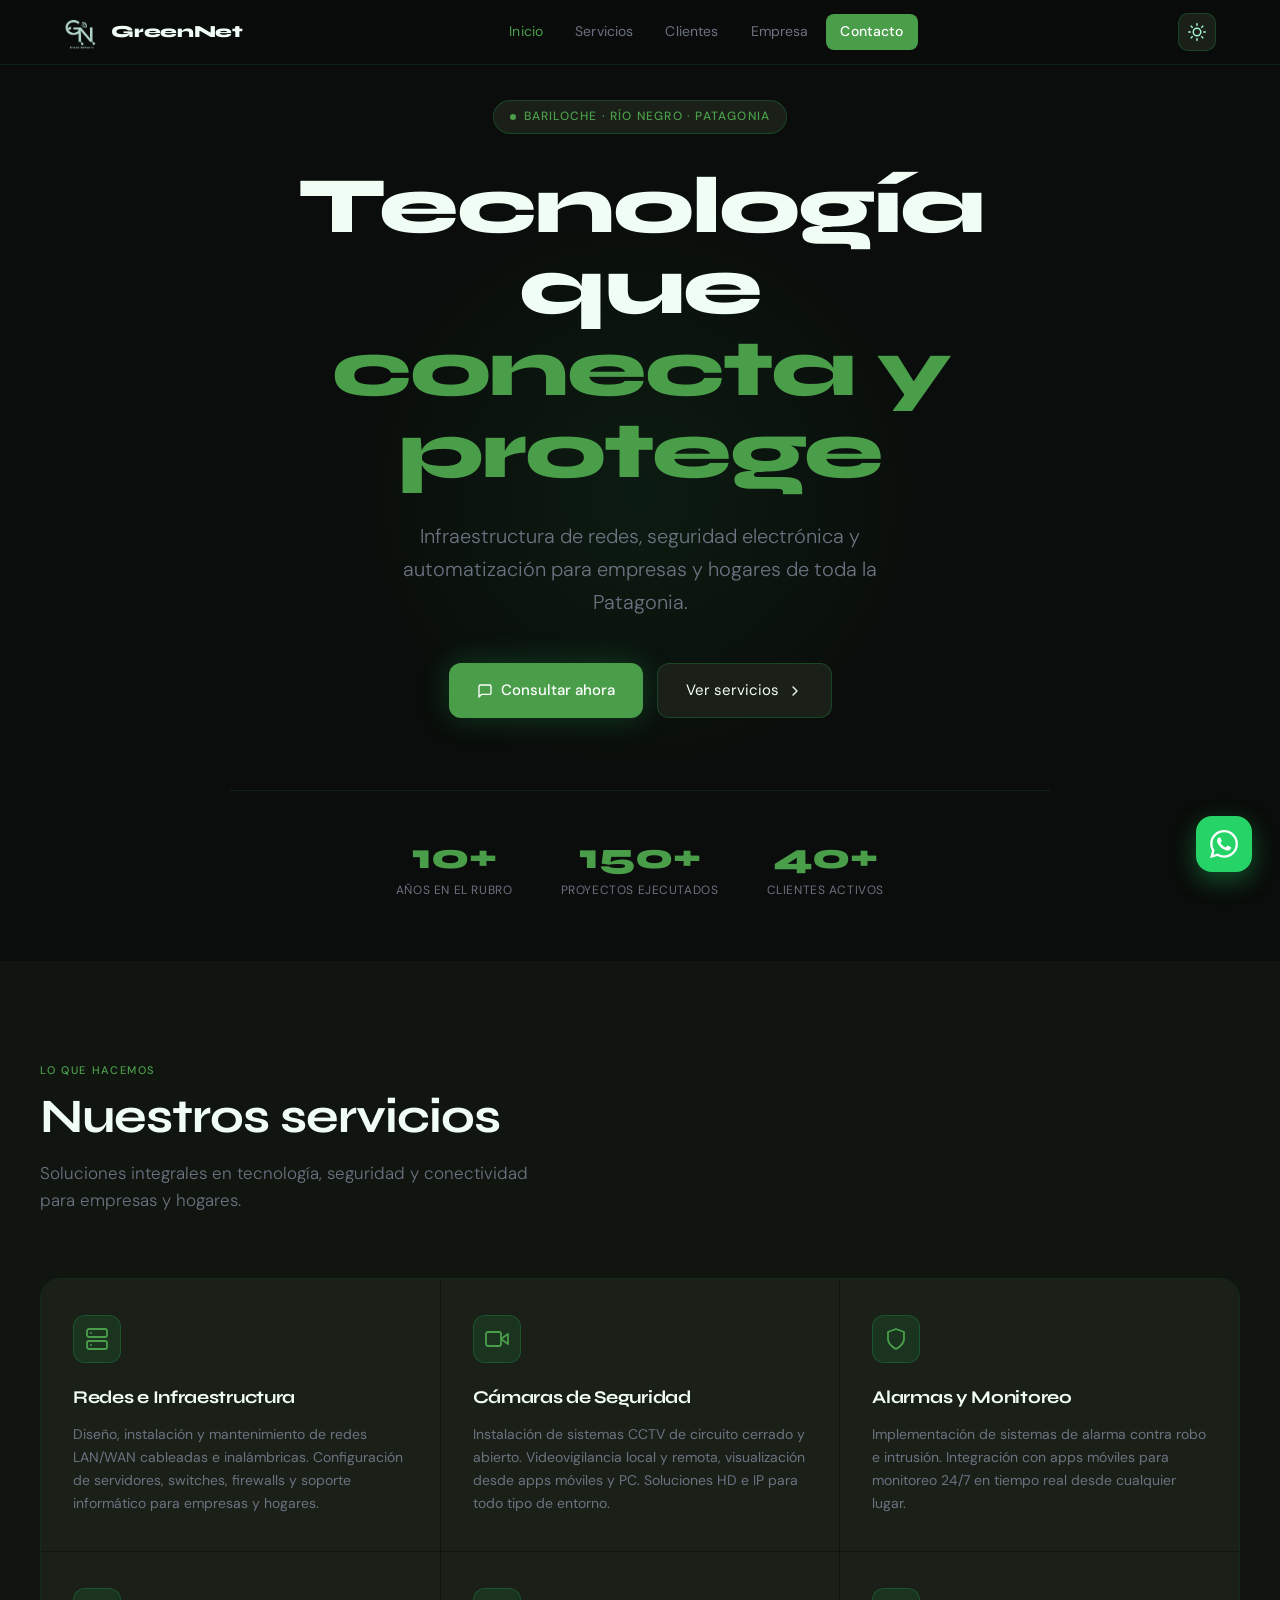
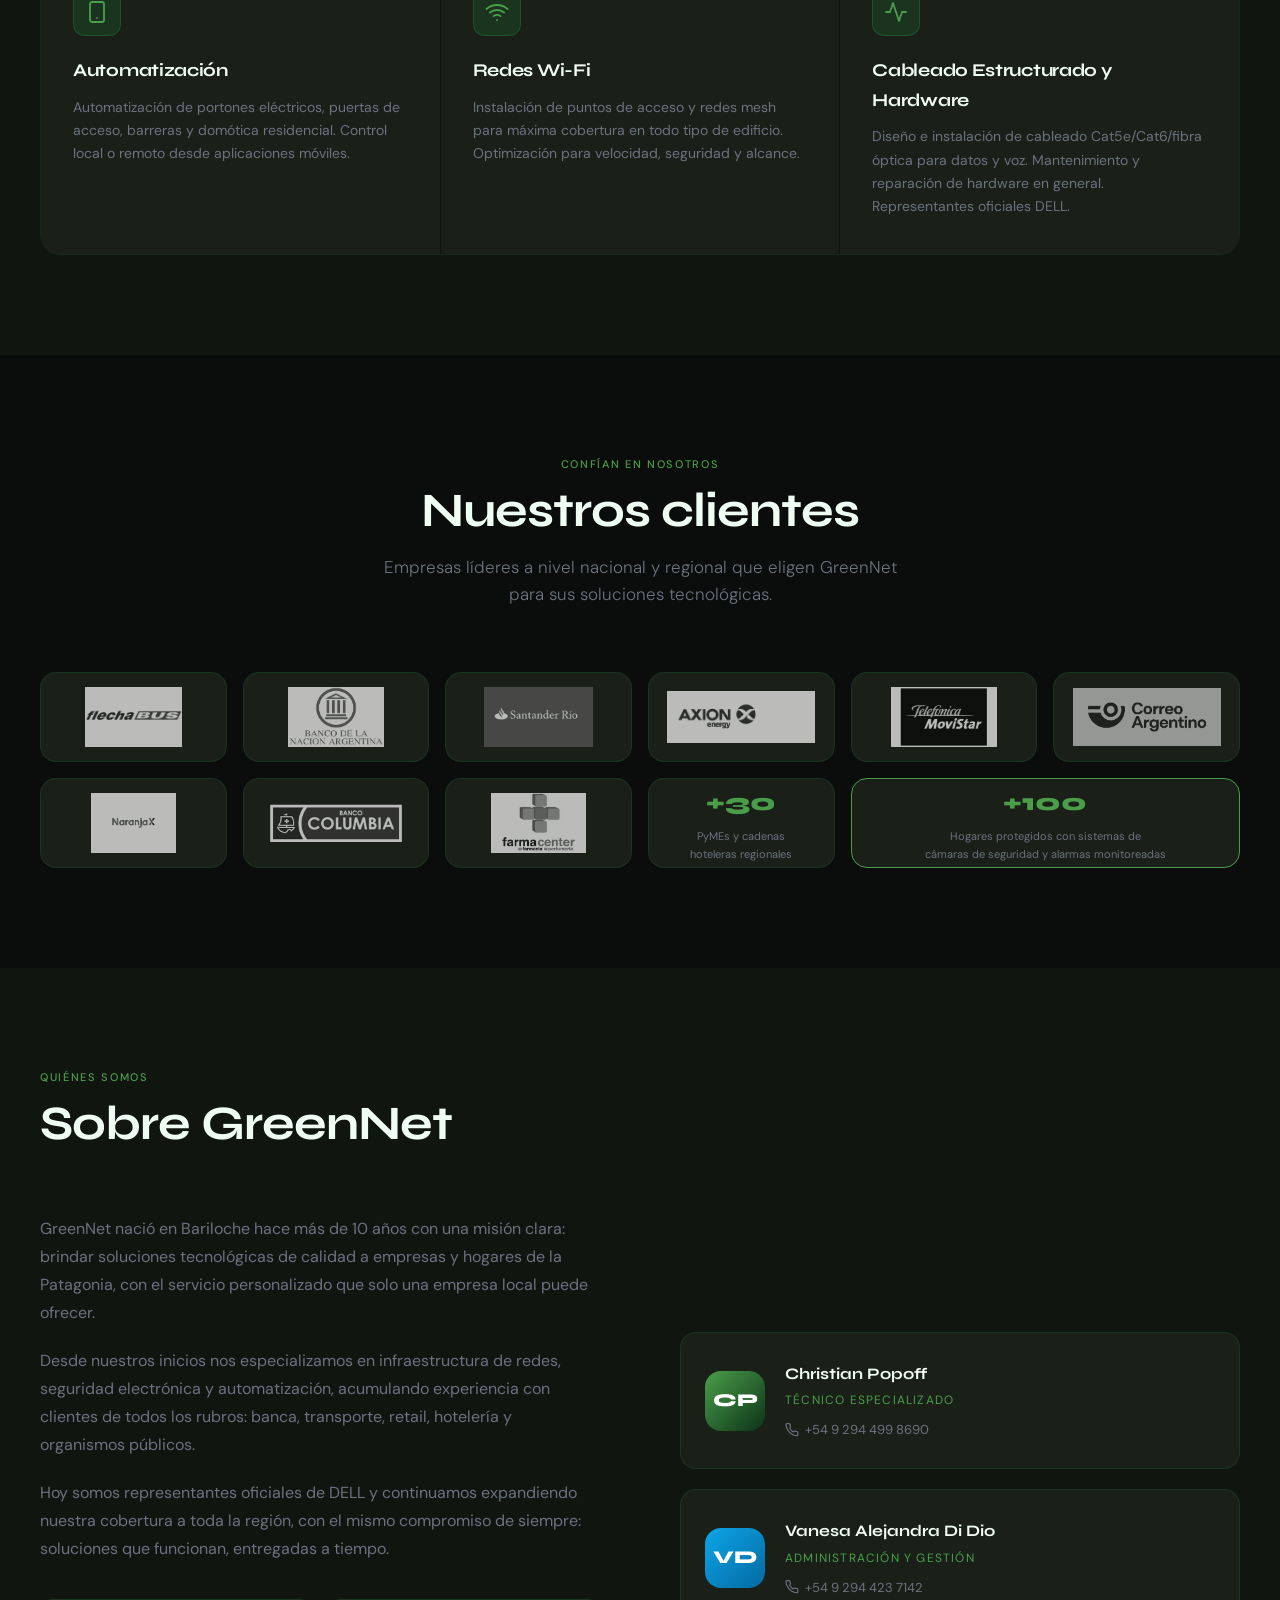
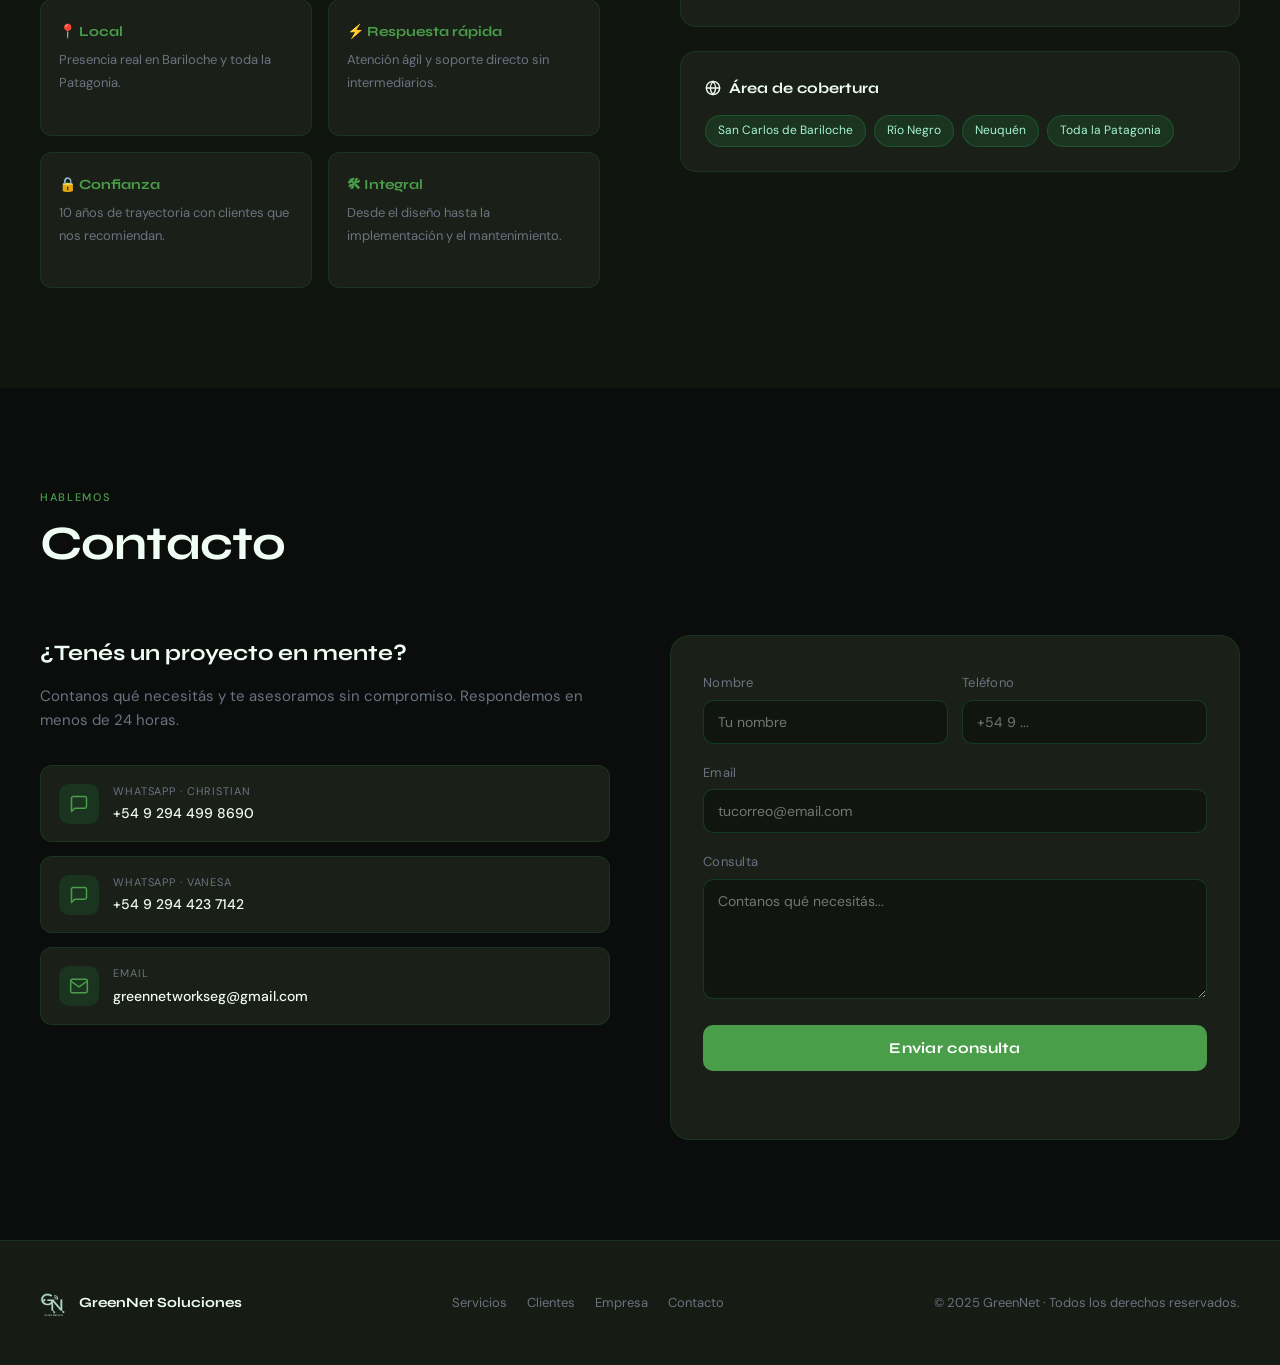
<file: index.html>
<!DOCTYPE html>
<html lang="es" data-theme="dark">
<head>
<meta charset="UTF-8">
<meta name="viewport" content="width=device-width, initial-scale=1.0">
<title>GreenNet Soluciones — Bariloche, Patagonia</title>
<link rel="preconnect" href="https://fonts.googleapis.com">
<link rel="icon" href="assets/favicong.png" type="image/x-icon">
<link href="https://fonts.googleapis.com/css2?family=Syne:wght@400;600;700;800&family=DM+Sans:ital,wght@0,300;0,400;0,500;1,300&display=swap" rel="stylesheet">
<link rel="stylesheet" href="css/styles.css">
</head>
<body>

<!-- NAV -->
<nav>
  <div class="nav-inner">
    <a class="nav-logo" href="#inicio">
      <img src="assets/logo.png" alt="GreenNet" class="nav-logo-img">
      <span class="nav-logo-text">GreenNet</span>
    </a>
    <div class="nav-links">
      <a href="#inicio">Inicio</a>
      <a href="#servicios">Servicios</a>
      <a href="#clientes">Clientes</a>
      <a href="#empresa">Empresa</a>
      <a href="#contacto" class="nav-cta">Contacto</a>
    </div>
    <div style="display:flex;gap:8px;align-items:center;">
      <button class="theme-toggle" id="themeBtn" title="Cambiar tema" aria-label="Cambiar modo claro/oscuro">
        <svg id="themeIcon" width="18" height="18" viewBox="0 0 24 24" fill="none" stroke="currentColor" stroke-width="2" stroke-linecap="round" stroke-linejoin="round">
          <circle cx="12" cy="12" r="5"/><line x1="12" y1="1" x2="12" y2="3"/><line x1="12" y1="21" x2="12" y2="23"/><line x1="4.22" y1="4.22" x2="5.64" y2="5.64"/><line x1="18.36" y1="18.36" x2="19.78" y2="19.78"/><line x1="1" y1="12" x2="3" y2="12"/><line x1="21" y1="12" x2="23" y2="12"/><line x1="4.22" y1="19.78" x2="5.64" y2="18.36"/><line x1="18.36" y1="5.64" x2="19.78" y2="4.22"/>
        </svg>
      </button>
      <button class="hamburger" id="hamburger" aria-label="Menú">
        <span></span><span></span><span></span>
      </button>
    </div>
  </div>
  <div class="mobile-menu" id="mobileMenu">
    <a href="#inicio" onclick="closeMobile()">Inicio</a>
    <a href="#servicios" onclick="closeMobile()">Servicios</a>
    <a href="#clientes" onclick="closeMobile()">Clientes</a>
    <a href="#empresa" onclick="closeMobile()">Empresa</a>
    <a href="#contacto" onclick="closeMobile()">Contacto</a>
  </div>
</nav>

<!-- HERO -->
<section id="inicio" class="hero">
  <div class="hero-grid-bg"></div>
  <div class="hero-glow"></div>
  <div class="hero-content">
    <div class="hero-badge">Bariloche · Río Negro · Patagonia</div>
    <h1>Tecnología que<em>conecta y protege</em></h1>
    <p>Infraestructura de redes, seguridad electrónica y automatización para empresas y hogares de toda la Patagonia.</p>
    <div class="hero-ctas">
      <a href="#contacto" class="btn-primary">
        <svg width="16" height="16" viewBox="0 0 24 24" fill="none" stroke="currentColor" stroke-width="2" stroke-linecap="round" stroke-linejoin="round"><path d="M21 15a2 2 0 0 1-2 2H7l-4 4V5a2 2 0 0 1 2-2h14a2 2 0 0 1 2 2z"/></svg>
        Consultar ahora
      </a>
      <a href="#servicios" class="btn-secondary">
        Ver servicios
        <svg width="16" height="16" viewBox="0 0 24 24" fill="none" stroke="currentColor" stroke-width="2" stroke-linecap="round" stroke-linejoin="round"><polyline points="9 18 15 12 9 6"/></svg>
      </a>
    </div>
    <div class="hero-stats">
      <div class="stat">
        <div class="stat-num">10+</div>
        <div class="stat-label">Años en el rubro</div>
      </div>
      <div class="stat">
        <div class="stat-num">150+</div>
        <div class="stat-label">Proyectos ejecutados</div>
      </div>
      <div class="stat">
        <div class="stat-num">40+</div>
        <div class="stat-label">Clientes activos</div>
      </div>
    </div>
  </div>
</section>

<!-- SERVICIOS -->
<section id="servicios">
  <div class="section-inner">
    <div class="section-tag">Lo que hacemos</div>
    <h2 class="section-title">Nuestros servicios</h2>
    <p class="section-sub">Soluciones integrales en tecnología, seguridad y conectividad para empresas y hogares.</p>
    <div class="services-grid">
      <div class="service-card">
        <div class="service-icon">
          <svg viewBox="0 0 24 24" fill="none" stroke-width="1.8" stroke-linecap="round" stroke-linejoin="round">
            <rect x="2" y="2" width="20" height="8" rx="2"/><rect x="2" y="14" width="20" height="8" rx="2"/>
            <line x1="6" y1="6" x2="6.01" y2="6"/><line x1="6" y1="18" x2="6.01" y2="18"/>
          </svg>
        </div>
        <h3>Redes e Infraestructura</h3>
        <p>Diseño, instalación y mantenimiento de redes LAN/WAN cableadas e inalámbricas. Configuración de servidores, switches, firewalls y soporte informático para empresas y hogares.</p>
      </div>
      <div class="service-card">
        <div class="service-icon">
          <svg viewBox="0 0 24 24" fill="none" stroke-width="1.8" stroke-linecap="round" stroke-linejoin="round">
            <path d="M23 7l-7 5 7 5V7z"/><rect x="1" y="5" width="15" height="14" rx="2" ry="2"/>
          </svg>
        </div>
        <h3>Cámaras de Seguridad</h3>
        <p>Instalación de sistemas CCTV de circuito cerrado y abierto. Videovigilancia local y remota, visualización desde apps móviles y PC. Soluciones HD e IP para todo tipo de entorno.</p>
      </div>
      <div class="service-card">
        <div class="service-icon">
          <svg viewBox="0 0 24 24" fill="none" stroke-width="1.8" stroke-linecap="round" stroke-linejoin="round">
            <path d="M12 22s8-4 8-10V5l-8-3-8 3v7c0 6 8 10 8 10z"/>
          </svg>
        </div>
        <h3>Alarmas y Monitoreo</h3>
        <p>Implementación de sistemas de alarma contra robo e intrusión. Integración con apps móviles para monitoreo 24/7 en tiempo real desde cualquier lugar.</p>
      </div>
      <div class="service-card">
        <div class="service-icon">
          <svg viewBox="0 0 24 24" fill="none" stroke-width="1.8" stroke-linecap="round" stroke-linejoin="round">
            <rect x="5" y="2" width="14" height="20" rx="2"/><line x1="12" y1="18" x2="12.01" y2="18"/>
          </svg>
        </div>
        <h3>Automatización</h3>
        <p>Automatización de portones eléctricos, puertas de acceso, barreras y domótica residencial. Control local o remoto desde aplicaciones móviles.</p>
      </div>
      <div class="service-card">
        <div class="service-icon">
          <svg viewBox="0 0 24 24" fill="none" stroke-width="1.8" stroke-linecap="round" stroke-linejoin="round">
            <path d="M5 12.55a11 11 0 0 1 14.08 0"/><path d="M1.42 9a16 16 0 0 1 21.16 0"/>
            <path d="M8.53 16.11a6 6 0 0 1 6.95 0"/><line x1="12" y1="20" x2="12.01" y2="20"/>
          </svg>
        </div>
        <h3>Redes Wi-Fi</h3>
        <p>Instalación de puntos de acceso y redes mesh para máxima cobertura en todo tipo de edificio. Optimización para velocidad, seguridad y alcance.</p>
      </div>
      <div class="service-card">
        <div class="service-icon">
          <svg viewBox="0 0 24 24" fill="none" stroke-width="1.8" stroke-linecap="round" stroke-linejoin="round">
            <polyline points="22 12 18 12 15 21 9 3 6 12 2 12"/>
          </svg>
        </div>
        <h3>Cableado Estructurado y Hardware</h3>
        <p>Diseño e instalación de cableado Cat5e/Cat6/fibra óptica para datos y voz. Mantenimiento y reparación de hardware en general. Representantes oficiales DELL.</p>
      </div>
    </div>
  </div>
</section>

<!-- CLIENTES -->
<section id="clientes">
  <div class="section-inner">
    <div class="clients-header">
      <div class="section-tag">Confían en nosotros</div>
      <h2 class="section-title">Nuestros clientes</h2>
      <p class="section-sub">Empresas líderes a nivel nacional y regional que eligen GreenNet para sus soluciones tecnológicas.</p>
    </div>
    <div class="clients-grid">
      <div class="client-card">
        <img src="assets/logoflecha.png" alt="Flecha Bus" onerror="this.style.display='none';this.nextElementSibling.style.display='block'">
        <span class="client-fallback" style="display:none">Flecha Bus</span>
      </div>
      <div class="client-card">
        <img src="assets/bna_logo.png" alt="Banco Nación" onerror="this.style.display='none';this.nextElementSibling.style.display='block'">
        <span class="client-fallback" style="display:none">Banco Nación</span>
      </div>
      <div class="client-card">
        <img src="assets/logo-santander-rio-hipotecas.jpg" alt="Banco Santander" onerror="this.style.display='none';this.nextElementSibling.style.display='block'">
        <span class="client-fallback" style="display:none">Santander</span>
      </div>
      <div class="client-card">
        <img src="assets/logoAxionEnergy.png" alt="Axion Energy" onerror="this.style.display='none';this.nextElementSibling.style.display='block'">
        <span class="client-fallback" style="display:none">Axion Energy</span>
      </div>
      <div class="client-card">
        <img src="assets/Movistar-Logo-2000.jpg" alt="Movistar" onerror="this.style.display='none';this.nextElementSibling.style.display='block'">
        <span class="client-fallback" style="display:none">Movistar</span>
      </div>
      <div class="client-card">
        <img src="assets/Logo_Correo_Argentino.svg.png" alt="Correo Argentino" onerror="this.style.display='none';this.nextElementSibling.style.display='block'">
        <span class="client-fallback" style="display:none">Correo Argentino</span>
      </div>
      <div class="client-card">
        <img src="assets/naranja.png" alt="Tarjeta Naranja" onerror="this.style.display='none';this.nextElementSibling.style.display='block'">
        <span class="client-fallback">Tarjeta Naranja</span>
      </div>
      <div class="client-card">
        <img src="assets/logo-banco-columbia.png" alt="Banco Columbia" onerror="this.style.display='none';this.nextElementSibling.style.display='block'">
        <span class="client-fallback">Banco Columbia</span>
      </div>
      <div class="client-card">
        <img src="assets/farma.png" alt="FarmaCenter" onerror="this.style.display='none';this.nextElementSibling.style.display='block'">
        <span class="client-fallback">FarmaCenter</span>
      </div>
      <div class="client-card pymes-card">
        <div class="pymes-count">+30</div>
        <div class="pymes-text">PyMEs y cadenas<br>hoteleras regionales</div>
      </div>
      <div class="client-card pymes-card" style="grid-column: span 2; border-color: var(--accent);">
        <div class="pymes-count">+100</div>
        <div class="pymes-text">
            Hogares protegidos con sistemas de<br>
            cámaras de seguridad y alarmas monitoreadas
        </div>
      </div>
    </div>
  </div>
</section>

<!-- EMPRESA -->
<section id="empresa">
  <div class="section-inner">
    <div class="section-tag">Quiénes somos</div>
    <h2 class="section-title">Sobre GreenNet</h2>
    <div class="empresa-layout">
      <div class="empresa-text">
        <p>GreenNet nació en Bariloche hace más de 10 años con una misión clara: brindar soluciones tecnológicas de calidad a empresas y hogares de la Patagonia, con el servicio personalizado que solo una empresa local puede ofrecer.</p>
        <p>Desde nuestros inicios nos especializamos en infraestructura de redes, seguridad electrónica y automatización, acumulando experiencia con clientes de todos los rubros: banca, transporte, retail, hotelería y organismos públicos.</p>
        <p>Hoy somos representantes oficiales de DELL y continuamos expandiendo nuestra cobertura a toda la región, con el mismo compromiso de siempre: soluciones que funcionan, entregadas a tiempo.</p>
        <div class="empresa-values">
          <div class="value-item">
            <h4>📍 Local</h4>
            <p>Presencia real en Bariloche y toda la Patagonia.</p>
          </div>
          <div class="value-item">
            <h4>⚡ Respuesta rápida</h4>
            <p>Atención ágil y soporte directo sin intermediarios.</p>
          </div>
          <div class="value-item">
            <h4>🔒 Confianza</h4>
            <p>10 años de trayectoria con clientes que nos recomiendan.</p>
          </div>
          <div class="value-item">
            <h4>🛠 Integral</h4>
            <p>Desde el diseño hasta la implementación y el mantenimiento.</p>
          </div>
        </div>
      </div>
      <div>
        <div class="team-cards">
          <div class="team-card">
            <div class="team-avatar">CP</div>
            <div class="team-info">
              <h4>Christian Popoff</h4>
              <div class="role">Técnico especializado</div>
              <a href="tel:+5492944998690" class="phone">
                <svg width="14" height="14" viewBox="0 0 24 24" fill="none" stroke="currentColor" stroke-width="2" stroke-linecap="round" stroke-linejoin="round"><path d="M22 16.92v3a2 2 0 0 1-2.18 2 19.79 19.79 0 0 1-8.63-3.07A19.5 19.5 0 0 1 4.69 12 19.79 19.79 0 0 1 1.61 3.18 2 2 0 0 1 3.59 1h3a2 2 0 0 1 2 1.72c.127.96.361 1.903.7 2.81a2 2 0 0 1-.45 2.11L7.91 8.96a16 16 0 0 0 6.29 6.29l.62-.93a2 2 0 0 1 2.11-.45c.907.339 1.85.573 2.81.7A2 2 0 0 1 22 16.92z"/></svg>
                +54 9 294 499 8690
              </a>
            </div>
          </div>
          <div class="team-card">
            <div class="team-avatar" style="background: linear-gradient(135deg, #0ea5e9, #0369a1);">VD</div>
            <div class="team-info">
              <h4>Vanesa Alejandra Di Dio</h4>
              <div class="role">Administración y gestión</div>
              <a href="tel:+5492944237142" class="phone">
                <svg width="14" height="14" viewBox="0 0 24 24" fill="none" stroke="currentColor" stroke-width="2" stroke-linecap="round" stroke-linejoin="round"><path d="M22 16.92v3a2 2 0 0 1-2.18 2 19.79 19.79 0 0 1-8.63-3.07A19.5 19.5 0 0 1 4.69 12 19.79 19.79 0 0 1 1.61 3.18 2 2 0 0 1 3.59 1h3a2 2 0 0 1 2 1.72c.127.96.361 1.903.7 2.81a2 2 0 0 1-.45 2.11L7.91 8.96a16 16 0 0 0 6.29 6.29l.62-.93a2 2 0 0 1 2.11-.45c.907.339 1.85.573 2.81.7A2 2 0 0 1 22 16.92z"/></svg>
                +54 9 294 423 7142
              </a>
            </div>
          </div>
        </div>
        <div class="team-coverage">
          <h4>
            <svg width="16" height="16" viewBox="0 0 24 24" fill="none" stroke="currentColor" stroke-width="2" stroke-linecap="round" stroke-linejoin="round"><circle cx="12" cy="12" r="10"/><line x1="2" y1="12" x2="22" y2="12"/><path d="M12 2a15.3 15.3 0 0 1 4 10 15.3 15.3 0 0 1-4 10 15.3 15.3 0 0 1-4-10 15.3 15.3 0 0 1 4-10z"/></svg>
            Área de cobertura
          </h4>
          <div class="coverage-tags">
            <span class="coverage-tag">San Carlos de Bariloche</span>
            <span class="coverage-tag">Río Negro</span>
            <span class="coverage-tag">Neuquén</span>
            <span class="coverage-tag">Toda la Patagonia</span>
          </div>
        </div>
      </div>
    </div>
  </div>
</section>

<!-- CONTACTO -->
<section id="contacto">
  <div class="section-inner">
    <div class="section-tag">Hablemos</div>
    <h2 class="section-title">Contacto</h2>
    <div class="contacto-layout">
      <div class="contact-info">
        <h3>¿Tenés un proyecto en mente?</h3>
        <p>Contanos qué necesitás y te asesoramos sin compromiso. Respondemos en menos de 24 horas.</p>
        <div class="contact-methods">
          <a href="https://wa.me/5492944998690" target="_blank" class="contact-method">
            <div class="contact-icon">
              <svg viewBox="0 0 24 24" fill="none" stroke-width="1.8" stroke-linecap="round" stroke-linejoin="round">
                <path d="M21 15a2 2 0 0 1-2 2H7l-4 4V5a2 2 0 0 1 2-2h14a2 2 0 0 1 2 2z"/>
              </svg>
            </div>
            <div class="contact-method-info">
              <div class="contact-type">WhatsApp · Christian</div>
              <div class="contact-value">+54 9 294 499 8690</div>
            </div>
          </a>
          <a href="https://wa.me/5492944237142" target="_blank" class="contact-method">
            <div class="contact-icon">
              <svg viewBox="0 0 24 24" fill="none" stroke-width="1.8" stroke-linecap="round" stroke-linejoin="round">
                <path d="M21 15a2 2 0 0 1-2 2H7l-4 4V5a2 2 0 0 1 2-2h14a2 2 0 0 1 2 2z"/>
              </svg>
            </div>
            <div class="contact-method-info">
              <div class="contact-type">WhatsApp · Vanesa</div>
              <div class="contact-value">+54 9 294 423 7142</div>
            </div>
          </a>
          <a href="mailto:greennetworkseg@gmail.com" class="contact-method">
            <div class="contact-icon">
              <svg viewBox="0 0 24 24" fill="none" stroke-width="1.8" stroke-linecap="round" stroke-linejoin="round">
                <path d="M4 4h16c1.1 0 2 .9 2 2v12c0 1.1-.9 2-2 2H4c-1.1 0-2-.9-2-2V6c0-1.1.9-2 2-2z"/>
                <polyline points="22,6 12,13 2,6"/>
              </svg>
            </div>
            <div class="contact-method-info">
              <div class="contact-type">Email</div>
              <div class="contact-value">greennetworkseg@gmail.com</div>
            </div>
          </a>
        </div>
      </div>
      <div class="form-card">
        <form id="contactForm" action="https://formspree.io/f/xanpndeg" method="POST">
          <div class="form-row">
            <div class="form-group">
              <label for="nombre">Nombre</label>
              <input type="text" id="nombre" name="nombre" placeholder="Tu nombre" required>
            </div>
            <div class="form-group">
              <label for="telefono">Teléfono</label>
              <input type="tel" id="telefono" name="telefono" placeholder="+54 9 ...">
            </div>
          </div>
          <div class="form-group">
            <label for="email">Email</label>
            <input type="email" id="email" name="email" placeholder="tucorreo@email.com" required>
          </div>
          <div class="form-group">
            <label for="mensaje">Consulta</label>
            <textarea id="mensaje" name="mensaje" placeholder="Contanos qué necesitás..." required></textarea>
          </div>
          <button type="submit" class="form-submit">Enviar consulta</button>
          <div id="form-status"></div>
        </form>
      </div>
    </div>
  </div>
</section>

<!-- FOOTER -->
<footer>
  <div class="footer-inner">
    <a class="footer-logo" href="#inicio">
      <img src="assets/logo.png" alt="GreenNet" style="height:28px;width:auto;" class="nav-logo-img">
      <span class="footer-logo-text">GreenNet Soluciones</span>
    </a>
    <div class="footer-links">
      <a href="#servicios">Servicios</a>
      <a href="#clientes">Clientes</a>
      <a href="#empresa">Empresa</a>
      <a href="#contacto">Contacto</a>
    </div>
    <span class="footer-copy">© 2025 GreenNet · Todos los derechos reservados.</span>
  </div>
</footer>

<!-- WhatsApp flotante -->
<a class="wa-float" href="https://wa.me/5492944998690" target="_blank" aria-label="Contactar por WhatsApp">
  <svg viewBox="0 0 24 24" xmlns="http://www.w3.org/2000/svg">
    <path d="M17.472 14.382c-.297-.149-1.758-.867-2.03-.967-.273-.099-.471-.148-.67.15-.197.297-.767.966-.94 1.164-.173.199-.347.223-.644.075-.297-.15-1.255-.463-2.39-1.475-.883-.788-1.48-1.761-1.653-2.059-.173-.297-.018-.458.13-.606.134-.133.298-.347.446-.52.149-.174.198-.298.298-.497.099-.198.05-.371-.025-.52-.075-.149-.669-1.612-.916-2.207-.242-.579-.487-.5-.669-.51-.173-.008-.371-.01-.57-.01-.198 0-.52.074-.792.372-.272.297-1.04 1.016-1.04 2.479 0 1.462 1.065 2.875 1.213 3.074.149.198 2.096 3.2 5.077 4.487.709.306 1.262.489 1.694.625.712.227 1.36.195 1.871.118.571-.085 1.758-.719 2.006-1.413.248-.694.248-1.289.173-1.413-.074-.124-.272-.198-.57-.347m-5.421 7.403h-.004a9.87 9.87 0 01-5.031-1.378l-.361-.214-3.741.982.998-3.648-.235-.374a9.86 9.86 0 01-1.51-5.26c.001-5.45 4.436-9.884 9.888-9.884 2.64 0 5.122 1.03 6.988 2.898a9.825 9.825 0 012.893 6.994c-.003 5.45-4.437 9.884-9.885 9.884m8.413-18.297A11.815 11.815 0 0012.05 0C5.495 0 .16 5.335.157 11.892c0 2.096.547 4.142 1.588 5.945L.057 24l6.305-1.654a11.882 11.882 0 005.683 1.448h.005c6.554 0 11.89-5.335 11.893-11.893a11.821 11.821 0 00-3.48-8.413z"/>
  </svg>
</a>

<script src="js/main.js"></script>
</body>
</html>
</file>
<file: css/styles.css>
:root {
  --green-400: #4a9e4a;
  --green-500: #2e7d2e;
  --green-600: #1a5c2a;
  --green-700: #154d22;
  --green-900: #0d3318;
  --gray-100: #f3f4f6;
  --gray-200: #e5e7eb;
  --gray-400: #9ca3af;
  --gray-600: #4b5563;
  --gray-800: #1f2937;
  --gray-900: #111827;
}
[data-theme="dark"] {
  --bg: #0a0d0b;
  --bg2: #111510;
  --bg3: #161c14;
  --surface: #1a2018;
  --surface2: #1f2820;
  --border: rgba(34,197,94,0.12);
  --border2: rgba(34,197,94,0.22);
  --text: #f0fdf4;
  --text2: #a7f3d0;
  --text3: #6ee7b7;
  --muted: #6b7280;
  --accent: #4a9e4a;
  --accent2: #5cb85c;
  --nav-bg: rgba(10,13,11,0.92);
}
[data-theme="light"] {
  --bg: #f7faf7;
  --bg2: #eef5ee;
  --bg3: #e6f0e6;
  --surface: #ffffff;
  --surface2: #f0f7f0;
  --border: rgba(22,163,74,0.15);
  --border2: rgba(22,163,74,0.3);
  --text: #0f2310;
  --text2: #1a5c2a;
  --text3: #154d22;
  --muted: #6b7280;
  --accent: #1a5c2a;
  --accent2: #2e7d2e;
  --nav-bg: rgba(247,250,247,0.94);
}

*, *::before, *::after { box-sizing: border-box; margin: 0; padding: 0; }

html { scroll-behavior: smooth; }

body {
  font-family: 'DM Sans', system-ui, sans-serif;
  background: var(--bg);
  color: var(--text);
  line-height: 1.65;
  transition: background 0.3s, color 0.3s;
  overflow-x: hidden;
}

/* ── NAV ── */
nav {
  position: fixed; top: 0; left: 0; right: 0; z-index: 100;
  background: var(--nav-bg);
  backdrop-filter: blur(16px);
  border-bottom: 1px solid var(--border);
  transition: background 0.3s;
}
.nav-inner {
  max-width: 1200px; margin: 0 auto;
  display: flex; align-items: center; justify-content: space-between;
  padding: 0 24px; height: 64px;
}
.nav-logo {
  display: flex; align-items: center; gap: 10px;
  text-decoration: none; color: var(--text);
}
.nav-logo svg { width: 36px; height: 36px; }
.nav-logo-img { height: 36px; width: auto; transition: filter 0.3s; }
[data-theme="dark"] .nav-logo-img { filter: brightness(0) invert(1) sepia(1) saturate(3) hue-rotate(80deg) brightness(0.85); }
[data-theme="light"] .nav-logo-img { filter: none; }
.nav-logo-text { font-family: 'Syne', sans-serif; font-weight: 800; font-size: 17px; letter-spacing: -0.3px; color: var(--text); }
.nav-links { display: flex; gap: 4px; align-items: center; }
.nav-links a {
  text-decoration: none; color: var(--muted);
  font-size: 14px; font-weight: 400; letter-spacing: 0.01em;
  padding: 6px 14px; border-radius: 8px;
  transition: color 0.2s, background 0.2s;
}
.nav-links a:hover { color: var(--accent); background: var(--border); }
.nav-cta {
  background: var(--accent) !important;
  color: #fff !important;
  font-weight: 500 !important;
}
.nav-cta:hover { background: var(--accent2) !important; }
.theme-toggle {
  width: 38px; height: 38px; border-radius: 10px;
  border: 1px solid var(--border2); background: var(--surface);
  color: var(--text2); cursor: pointer; display: flex;
  align-items: center; justify-content: center;
  transition: all 0.2s; margin-left: 8px; flex-shrink: 0;
}
.theme-toggle:hover { background: var(--surface2); border-color: var(--accent); }
.hamburger { display: none; }
.mobile-menu {
  display: none; flex-direction: column; gap: 4px;
  padding: 12px 24px 20px; border-top: 1px solid var(--border);
}
.mobile-menu a {
  text-decoration: none; color: var(--text);
  font-size: 15px; padding: 10px 12px; border-radius: 8px;
  transition: background 0.2s;
}
.mobile-menu a:hover { background: var(--surface2); }

/* ── HERO ── */
.hero {
  min-height: 100vh;
  display: grid; place-items: center;
  padding: 100px 24px 60px;
  position: relative; overflow: hidden;
}
.hero-glow {
  position: absolute; top: 20%; left: 50%;
  transform: translateX(-50%);
  width: 600px; height: 600px;
  background: radial-gradient(circle, rgba(34,197,94,0.08) 0%, transparent 70%);
  pointer-events: none;
}
.hero-content {
  position: relative; text-align: center; max-width: 820px;
}
.hero-badge {
  display: inline-flex; align-items: center; gap: 8px;
  background: var(--surface); border: 1px solid var(--border2);
  color: var(--accent); font-size: 12px; font-weight: 500;
  letter-spacing: 0.1em; text-transform: uppercase;
  padding: 6px 16px; border-radius: 100px; margin-bottom: 32px;
}
.hero-badge::before {
  content: ''; width: 6px; height: 6px; border-radius: 50%;
  background: var(--accent); animation: pulse 2s infinite;
}
@keyframes pulse {
  0%,100% { opacity:1; transform:scale(1); }
  50% { opacity:0.4; transform:scale(1.4); }
}
.hero h1 {
  font-family: 'Syne', sans-serif; font-weight: 800;
  font-size: clamp(42px, 7vw, 80px); line-height: 1.02;
  letter-spacing: -2px; margin-bottom: 28px;
}
.hero h1 em {
  font-style: normal; color: var(--accent);
  display: block;
}
.hero p {
  font-size: clamp(16px, 2vw, 20px); color: var(--muted);
  max-width: 560px; margin: 0 auto 44px;
  font-weight: 300;
}
.hero-ctas {
  display: flex; gap: 14px; justify-content: center; flex-wrap: wrap;
}
.btn-primary {
  display: inline-flex; align-items: center; gap: 8px;
  background: var(--accent); color: #fff;
  padding: 14px 28px; border-radius: 12px;
  font-size: 15px; font-weight: 500; text-decoration: none;
  transition: transform 0.2s, box-shadow 0.2s;
  box-shadow: 0 0 30px rgba(34,197,94,0.25);
}
.btn-primary:hover { transform: translateY(-2px); box-shadow: 0 0 40px rgba(34,197,94,0.4); }
.btn-secondary {
  display: inline-flex; align-items: center; gap: 8px;
  background: var(--surface); color: var(--text);
  padding: 14px 28px; border-radius: 12px;
  font-size: 15px; font-weight: 400; text-decoration: none;
  border: 1px solid var(--border2);
  transition: background 0.2s, border-color 0.2s;
}
.btn-secondary:hover { background: var(--surface2); border-color: var(--accent); }

.hero-stats {
  display: flex; justify-content: center; gap: 48px;
  margin-top: 72px; padding-top: 48px;
  border-top: 1px solid var(--border);
}
.stat { text-align: center; }
.stat-num {
  font-family: 'Syne', sans-serif; font-weight: 800;
  font-size: 36px; color: var(--accent); line-height: 1;
  margin-bottom: 6px;
}
.stat-label { font-size: 12px; color: var(--muted); letter-spacing: 0.05em; text-transform: uppercase; }

/* ── SECTIONS ── */
section { padding: 100px 24px; }
.section-inner { max-width: 1200px; margin: 0 auto; }
.section-tag {
  font-size: 11px; font-weight: 500; letter-spacing: 0.15em;
  text-transform: uppercase; color: var(--accent);
  margin-bottom: 12px;
}
.section-title {
  font-family: 'Syne', sans-serif; font-weight: 700;
  font-size: clamp(28px, 4vw, 48px); line-height: 1.1;
  letter-spacing: -1px; margin-bottom: 16px;
}
.section-sub {
  font-size: 17px; color: var(--muted); max-width: 520px;
  font-weight: 300; line-height: 1.6;
}

/* ── SERVICIOS ── */
#servicios { background: var(--bg2); }
.services-grid {
  display: grid;
  grid-template-columns: repeat(auto-fit, minmax(300px, 1fr));
  gap: 1px; margin-top: 64px;
  border: 1px solid var(--border);
  border-radius: 20px; overflow: hidden;
}
.service-card {
  background: var(--surface);
  padding: 36px 32px;
  transition: background 0.2s;
  cursor: default;
}
.service-card:hover { background: var(--surface2); }
.service-icon {
  width: 48px; height: 48px; border-radius: 12px;
  background: var(--border); border: 1px solid var(--border2);
  display: flex; align-items: center; justify-content: center;
  margin-bottom: 20px;
}
.service-icon svg { width: 24px; height: 24px; stroke: var(--accent); }
.service-card h3 {
  font-family: 'Syne', sans-serif; font-weight: 700;
  font-size: 18px; margin-bottom: 10px; letter-spacing: -0.3px;
}
.service-card p { font-size: 14px; color: var(--muted); line-height: 1.65; }

/* ── CLIENTES ── */
.clients-header { text-align: center; margin-bottom: 64px; }
.clients-header .section-sub { margin: 0 auto; }
.clients-grid {
  display: grid;
  grid-template-columns: repeat(auto-fit, minmax(160px, 1fr));
  gap: 16px;
}
.client-card {
  background: var(--surface);
  border: 1px solid var(--border);
  border-radius: 16px;
  padding: 0;
  display: flex; align-items: center; justify-content: center;
  transition: border-color 0.2s, transform 0.2s;
  min-height: 90px;
}
.client-card:hover { border-color: var(--border2); transform: translateY(-3px); }
.client-card img {
  max-width: 80%; max-height: 60px;
  width: auto; height: auto;
  display: block; margin: 12px auto;
  object-fit: contain; opacity: 0.7;
  filter: grayscale(1);
  transition: opacity 0.2s, filter 0.2s;
}
[data-theme="light"] .client-card img { filter: grayscale(1) invert(0); }
.client-card:hover img { opacity: 1; filter: grayscale(0); }
.client-card .client-fallback {
  font-family: 'Syne', sans-serif; font-weight: 700;
  font-size: 13px; color: var(--muted); text-align: center; letter-spacing: 0.05em;
}
.client-card .client-fallback {
  font-family: 'Syne', sans-serif; font-weight: 700;
  font-size: 13px; color: var(--muted); text-align: center; letter-spacing: 0.05em;
}

/* ocultar textos de fallback por defecto; solo se muestran si la imagen falla */
.client-card .client-fallback { display: none; }
.dell-badge {
  grid-column: span 1;
  border-color: var(--border2);
  background: var(--surface2);
  flex-direction: column; gap: 8px;
}
.dell-badge-label {
  font-size: 9px; color: var(--accent); letter-spacing: 0.15em;
  text-transform: uppercase; font-weight: 500;
}
.pymes-card { flex-direction: column; gap: 4px; }
.pymes-count {
  font-family: 'Syne', sans-serif; font-weight: 800;
  font-size: 24px; color: var(--accent);
}
.pymes-text { font-size: 11px; color: var(--muted); text-align: center; }

/* ── EMPRESA ── */
#empresa { background: var(--bg2); }
.empresa-layout {
  display: grid; grid-template-columns: 1fr 1fr;
  gap: 80px; align-items: center; margin-top: 64px;
}
.empresa-text p {
  font-size: 16px; color: var(--muted); line-height: 1.75; margin-bottom: 20px;
}
.empresa-values {
  display: grid; grid-template-columns: 1fr 1fr; gap: 16px; margin-top: 36px;
}
.value-item {
  background: var(--surface); border: 1px solid var(--border);
  border-radius: 12px; padding: 20px 18px;
}
.value-item h4 {
  font-family: 'Syne', sans-serif; font-size: 14px; font-weight: 700;
  color: var(--accent); margin-bottom: 6px;
}
.value-item p { font-size: 13px; color: var(--muted); }
.team-cards { display: flex; flex-direction: column; gap: 20px; }
.team-card {
  background: var(--surface); border: 1px solid var(--border);
  border-radius: 16px; padding: 28px 24px;
  display: flex; align-items: center; gap: 20px;
}
.team-avatar {
  width: 60px; height: 60px; border-radius: 16px;
  background: linear-gradient(135deg, var(--accent), #0d3318);
  flex-shrink: 0; display: flex; align-items: center; justify-content: center;
  font-family: 'Syne', sans-serif; font-weight: 800; font-size: 18px; color: #fff;
}
.team-info h4 {
  font-family: 'Syne', sans-serif; font-weight: 700; font-size: 16px; margin-bottom: 4px;
}
.team-info .role { font-size: 12px; color: var(--accent); text-transform: uppercase; letter-spacing: 0.1em; margin-bottom: 8px; }
.team-info .phone {
  display: flex; align-items: center; gap: 6px;
  font-size: 13px; color: var(--muted); text-decoration: none;
}
.team-info .phone:hover { color: var(--accent); }
.team-coverage {
  margin-top: 24px; background: var(--surface);
  border: 1px solid var(--border); border-radius: 16px; padding: 24px;
}
.team-coverage h4 {
  font-family: 'Syne', sans-serif; font-weight: 700; font-size: 15px;
  margin-bottom: 14px; display: flex; align-items: center; gap: 8px;
}
.coverage-tags { display: flex; flex-wrap: wrap; gap: 8px; }
.coverage-tag {
  background: var(--border); border: 1px solid var(--border2);
  color: var(--text2); font-size: 12px; padding: 5px 12px;
  border-radius: 100px;
}

/* ── CONTACTO ── */
.contacto-layout {
  display: grid; grid-template-columns: 1fr 1fr;
  gap: 60px; margin-top: 64px;
}
.contact-info h3 {
  font-family: 'Syne', sans-serif; font-weight: 700; font-size: 22px;
  margin-bottom: 12px;
}
.contact-info p { color: var(--muted); font-size: 15px; margin-bottom: 32px; }
.contact-methods { display: flex; flex-direction: column; gap: 14px; }
.contact-method {
  display: flex; align-items: center; gap: 14px;
  background: var(--surface); border: 1px solid var(--border);
  border-radius: 12px; padding: 16px 18px;
  text-decoration: none; color: var(--text);
  transition: border-color 0.2s, transform 0.2s;
}
.contact-method:hover { border-color: var(--accent); transform: translateX(4px); }
.contact-icon {
  width: 40px; height: 40px; border-radius: 10px;
  background: var(--border); flex-shrink: 0;
  display: flex; align-items: center; justify-content: center;
}
.contact-icon svg { width: 20px; height: 20px; stroke: var(--accent); }
.contact-method-info .contact-type { font-size: 11px; color: var(--muted); text-transform: uppercase; letter-spacing: 0.08em; }
.contact-method-info .contact-value { font-size: 14px; font-weight: 500; margin-top: 2px; }
.form-card {
  background: var(--surface); border: 1px solid var(--border);
  border-radius: 20px; padding: 36px 32px;
}
.form-group { margin-bottom: 18px; }
.form-group label { display: block; font-size: 13px; color: var(--muted); margin-bottom: 6px; letter-spacing: 0.02em; }
.form-group input, .form-group textarea {
  width: 100%; background: var(--bg2);
  border: 1px solid var(--border2); border-radius: 10px;
  padding: 12px 14px; color: var(--text);
  font-family: 'DM Sans', sans-serif; font-size: 14px;
  transition: border-color 0.2s; outline: none;
}
.form-group input:focus, .form-group textarea:focus { border-color: var(--accent); }
.form-group textarea { resize: vertical; min-height: 120px; }
.form-row { display: grid; grid-template-columns: 1fr 1fr; gap: 14px; }
.form-submit {
  width: 100%; padding: 14px; background: var(--accent);
  color: #fff; border: none; border-radius: 10px;
  font-family: 'Syne', sans-serif; font-weight: 700; font-size: 15px;
  cursor: pointer; transition: opacity 0.2s, transform 0.2s;
  letter-spacing: 0.02em;
}
.form-submit:hover { opacity: 0.9; transform: translateY(-1px); }
#form-status { text-align: center; font-size: 14px; margin-top: 12px; min-height: 20px; }

/* ── FOOTER ── */
footer {
  background: var(--bg3); border-top: 1px solid var(--border);
  padding: 48px 24px;
}
.footer-inner {
  max-width: 1200px; margin: 0 auto;
  display: flex; align-items: center; justify-content: space-between;
  flex-wrap: wrap; gap: 16px;
}
.footer-logo { display: flex; align-items: center; gap: 10px; text-decoration: none; color: var(--text); }
.footer-logo svg { width: 28px; height: 28px; }
.footer-logo-text { font-family: 'Syne', sans-serif; font-weight: 700; font-size: 14px; }
.footer-copy { font-size: 13px; color: var(--muted); }
.footer-links { display: flex; gap: 20px; }
.footer-links a { font-size: 13px; color: var(--muted); text-decoration: none; transition: color 0.2s; }
.footer-links a:hover { color: var(--accent); }

/* ── WA FLOAT ── */
.wa-float {
  position: fixed; bottom: 28px; right: 28px; z-index: 200;
  width: 56px; height: 56px; border-radius: 16px;
  background: #25d366; display: flex; align-items: center; justify-content: center;
  box-shadow: 0 8px 24px rgba(37,211,102,0.35);
  text-decoration: none; transition: transform 0.2s, box-shadow 0.2s;
}
.wa-float:hover { transform: translateY(-3px) scale(1.05); box-shadow: 0 12px 32px rgba(37,211,102,0.5); }
.wa-float svg { width: 28px; height: 28px; fill: white; }

/* ── RESPONSIVE ── */
@media (max-width: 768px) {
  .nav-links { display: none; }
  .hamburger {
    display: flex; flex-direction: column; gap: 5px;
    background: none; border: none; cursor: pointer; padding: 4px;
  }
  .hamburger span { display: block; width: 22px; height: 2px; background: var(--text); border-radius: 2px; }
  .mobile-menu.open { display: flex; }
  .hero-stats { gap: 24px; }
  .empresa-layout { grid-template-columns: 1fr; gap: 40px; }
  .contacto-layout { grid-template-columns: 1fr; gap: 40px; }
  .form-row { grid-template-columns: 1fr; }
  .empresa-values { grid-template-columns: 1fr; }
  .footer-inner { flex-direction: column; text-align: center; }
  .footer-links { justify-content: center; }
}
@media (max-width: 480px) {
  .hero h1 { font-size: 38px; }
  .hero-ctas { flex-direction: column; align-items: center; }
  .services-grid { border-radius: 12px; }
}

/* Responsive: ajustar logos y tarjetas en pantallas pequeñas */
@media (max-width: 600px) {
  .clients-grid {
    grid-template-columns: repeat(auto-fit, minmax(120px, 1fr));
    gap: 10px;
  }
  .client-card {
    min-height: 72px;
    padding: 8px;
  }
  .client-card img {
    max-width: 70%;
    max-height: 40px;
    margin: 8px auto;
    object-fit: contain;
  }
  .client-card .client-fallback {
    display: block;
    font-size: 12px;
  }
}

@media (max-width: 380px) {
  .client-card { min-height: 64px; }
  .client-card img { max-height: 34px; }
  .client-card .client-fallback { font-size: 11px; }
}
</file>
